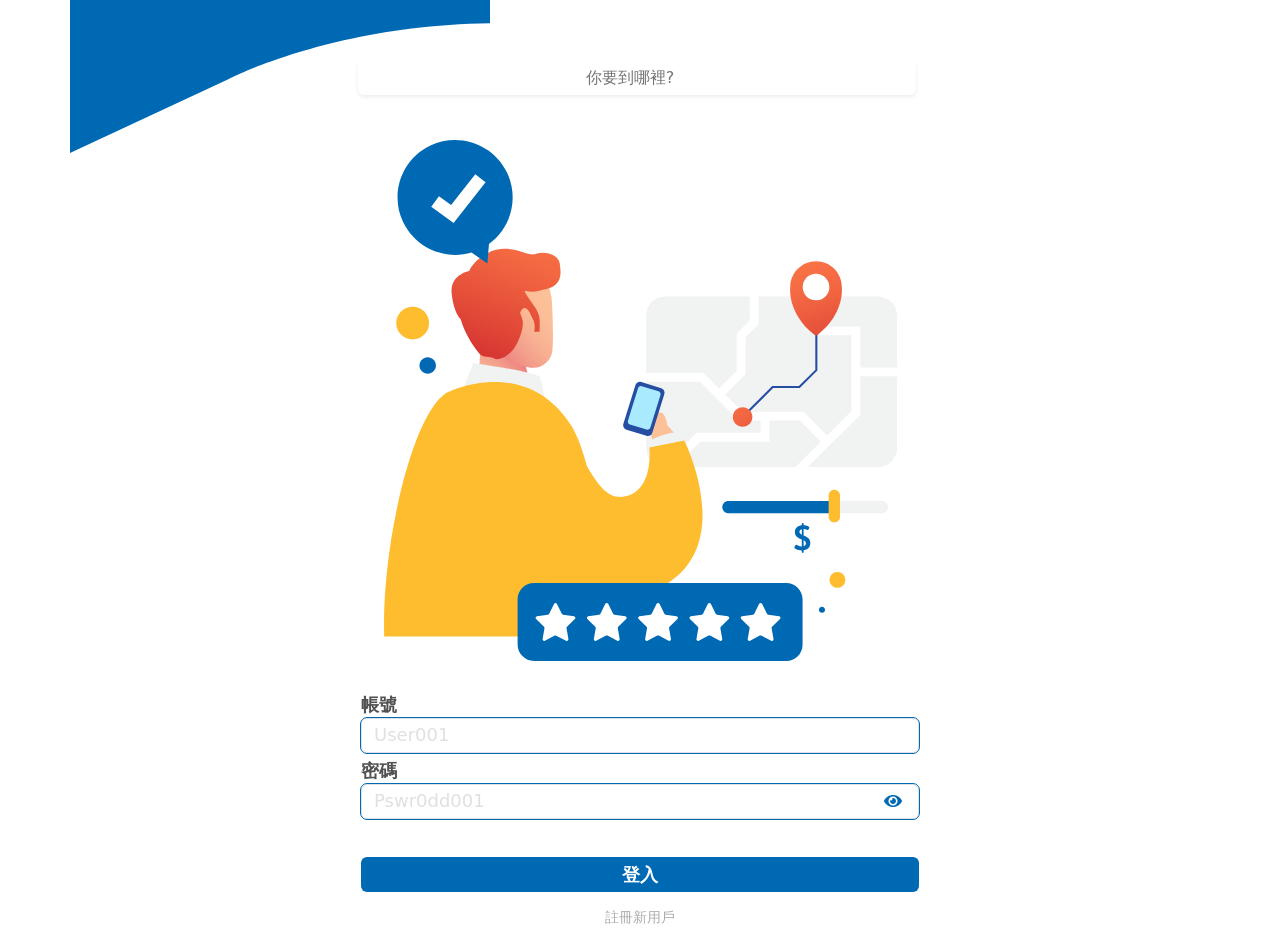
<file: big_object-main/Parking_PROJECT_server/Parking_PROJECT_client/Car_Licence_add.html>
<!DOCTYPE html>
<html lang="en">

<head>
    <meta charset="UTF-8">
    <meta http-equiv="X-UA-Compatible" content="IE=edge">
    <meta name="viewport" content="width=device-width, initial-scale=1.0">
    <title>新增車牌</title>
    <!-- bootstrap5-->
    <link rel="stylesheet" href="./assets/css/BS5_CSS/bootstrap.css">
    <script src="./assets/js/BS5_js/bootstrap.bundle.js"></script>
    <!-- jQuery -->
    <script src="./assets/js/jquery-3.6.4.min.js"></script>
    <link rel="stylesheet" href="https://fonts.googleapis.com/icon?family=Material+Icons">
    <style>
        button {
            border: none;
            background-color: transparent;
        }

        .back_btn {
            color: white;
            text-align: center;
            font-size: 40px;
            position: fixed;
            margin-left: 0%;
        }


        img {
            width: 150px;
        }

        .bg_blue {
            background-color: #0069B4;
        }
        .color_white{
            color: white;
        }
        .border_none{
            border: none;
            background-color: transparent;
        }
        .btn_i {
            color: white;
            text-align: center;
            font-size: 24px;
        }
        .dis_flex_row_j_center{
            display: flex;
            flex-direction: row;
            justify-content: center;
        }
        h1 {
            font-size: 32px;
        }

        h2 {
            font-size: 24px;
        }

        h3 {
            font-size: 18px;
        }

        h4 {
            font-size: 16px;
        }

        h5 {
            font-size: 14px;
        }

        h6 {
            font-size: 12px;
        }

        p {
            font-size: 10px;
        }
        .dis_flex_center {
            display: flex;
            align-items: center;
            justify-content: center;
        }
    </style>
</head>

<body>
    <div class="bg_blue">
        <div style="position: absolute; left:5px">
            <button class="border_none color_white btn_i Gold_flow_home_page">
                x
            </button>
        </div>
        <div class=" dis_flex_row_j_center pt-1">
            <h2 class="color_white">
                <b>新增繳費車牌號碼</b>
            </h2>
        </div>
    </div>
    <div style="background-color: white;">
        <div class="container" >
            <div class="row">
                <div class="col-12" style="text-align:center">
                    <img src="https://s.yimg.com/os/zh-Hant-TW/homerun/zeek__596/c72e204227f883d88d72a85796f6dab6">
                </div>
                <div class="col-12" style="text-align:center">
                    <h4>
                        請輸入您的車牌號碼
                    </h4>
                </div>
                <div class="col-12" style="text-align:center">
                    <h6 style="color: #0069B4;">
                        ①車號需為數字、英文、"-"號碼組合
                    </h6>
                </div>
                <input id="license" class="col-12" type="text"
                    style="text-align:center; font-size: 18px; background-color: rgba(206, 206, 206, 0.302);border-radius: 10px;"
                    placeholder="EX:ABC-123">
                <div class="col-12" style="text-align:center">
                    <h5 style="padding-top: 15px;">
                        請選擇車種
                    </h5>
                </div>
                <div class="col-6" style="text-align: left">
                    <h4>汽車</h4>
                </div>
                <div class="col-6" style="text-align: right;">
                    <input type="radio" name="cartype" id="" style="height:20px;width:20px;">
                </div>
                <hr>
                <div class="col-6" style="text-align: left">
                    <h4>一般輕、重型機車</h4>
                </div>
                <div class="col-6" style="text-align: right;">
                    <input type="radio" name="cartype" id="" style="height:20px;width:20px;">
                </div>
                <hr>
                <div class="col-6" style="text-align: left">
                    <h4>250CC 以上重型機車</h4>
                </div>
                <div class="col-6" style="text-align: right;">
                    <input type="radio" name="cartype" id="" style="height:20px;width:20px;">
                </div>
                <hr>
                <div class="col-12" style="padding-top: 40px;">
                    <button id="OK" class="bg_blue color_white dis_flex_center"
                        style="width:100%; border-radius: 20px; ">
                        <h4><b>完成</b> </h4>
                    </button>
                </div>




            </div>


        </div>

    </div>
    <script>
        var member_ac = localStorage.getItem("member_ac")
        if (!member_ac) {
            window.location = "./login.html"
        }
    </script>
    <script>
        var id = localStorage.getItem("memberID")
        console.log(id)
        $('#OK').on('click', function () {
            $.ajax({
                type: 'POST',
                url: 'http://localhost:3000/insert/license',
                data: {
                    id: id,
                    license: $("#license").val()
                }
            }).done(function () {
                window.location = "./Gold_flow_home.html"
            })
        })
        $(".Gold_flow_home_page").on("click", function () {
            window.location = "./Gold_flow_home.html"
        })
    </script>
</body>

</html>
</file>
<file: big_object-main/Parking_PROJECT_server/Parking_PROJECT_client/assets/css/member/login_signup.css>
p {
    margin: 0 auto
}

a {
    text-decoration: none;
}

.placeCenter {
    display: flex;
    justify-content: center;
    align-items: center;
}

.wordColor {
    font-size: 14px;
    color: #ACACAC;
}

.accPwdWord {
    color: #525252;
    font-size: 18px;
    font-weight: bold;
}

.accPwd {
    outline: 1px solid #0069B4;
    height: 35px;
}

.accPwd::-webkit-input-placeholder {
    color: #e0e0e0;
    font-size: 18px;
    padding-left: 10px;
}

#checkEye,
#checkEye1 {
    position: relative;
    right: 40px;
    color: #0069B4;
}

label>span {
    color: red;
}

label {
    display: block;
    margin-left: 25%;
}

.accPwd {
    margin-left: 25%;
    width: 50%;
}

.error {
    color: red;
}

.container {
    position: relative;
    padding-left: 0;
    padding-right: 0;
}

.searchIcon {
    position: relative;
    right: 50px;
    color: #0069B4;
}

.accPwd {
    margin-left: 25%;
    width: 50%;
}

#checkEye {
    position: relative;
    right: 40px;
    color: #0069B4;
}

#loginBtn {
    width: 50%;
    height: 35px;
    background-color: #0069B4;
    color: white;
    margin-left: 25%;
}

/* modal */
/* 在你的CSS檔案中新增以下程式碼 */
.modal {
    display: none;
    position: fixed;
    z-index: 1;
    left: 0;
    top: 0;
    width: 100%;
    height: 100%;
    overflow: auto;
    background-color: rgba(0, 0, 0, 0.4);
  }
  
  .modal-content {
    background-color: #fefefe;
    margin: 15% auto;
    padding: 20px;
    border: 1px solid #888;
    width: 80%;
  }
  
  .close {
    color: #aaa;
    float: left;
    font-size: 28px;
    font-weight: bold;
    cursor: pointer;
  }
  
  .close:hover,
  .close:focus {
    color: black;
    text-decoration: none;
    cursor: pointer;
  }
</file>
